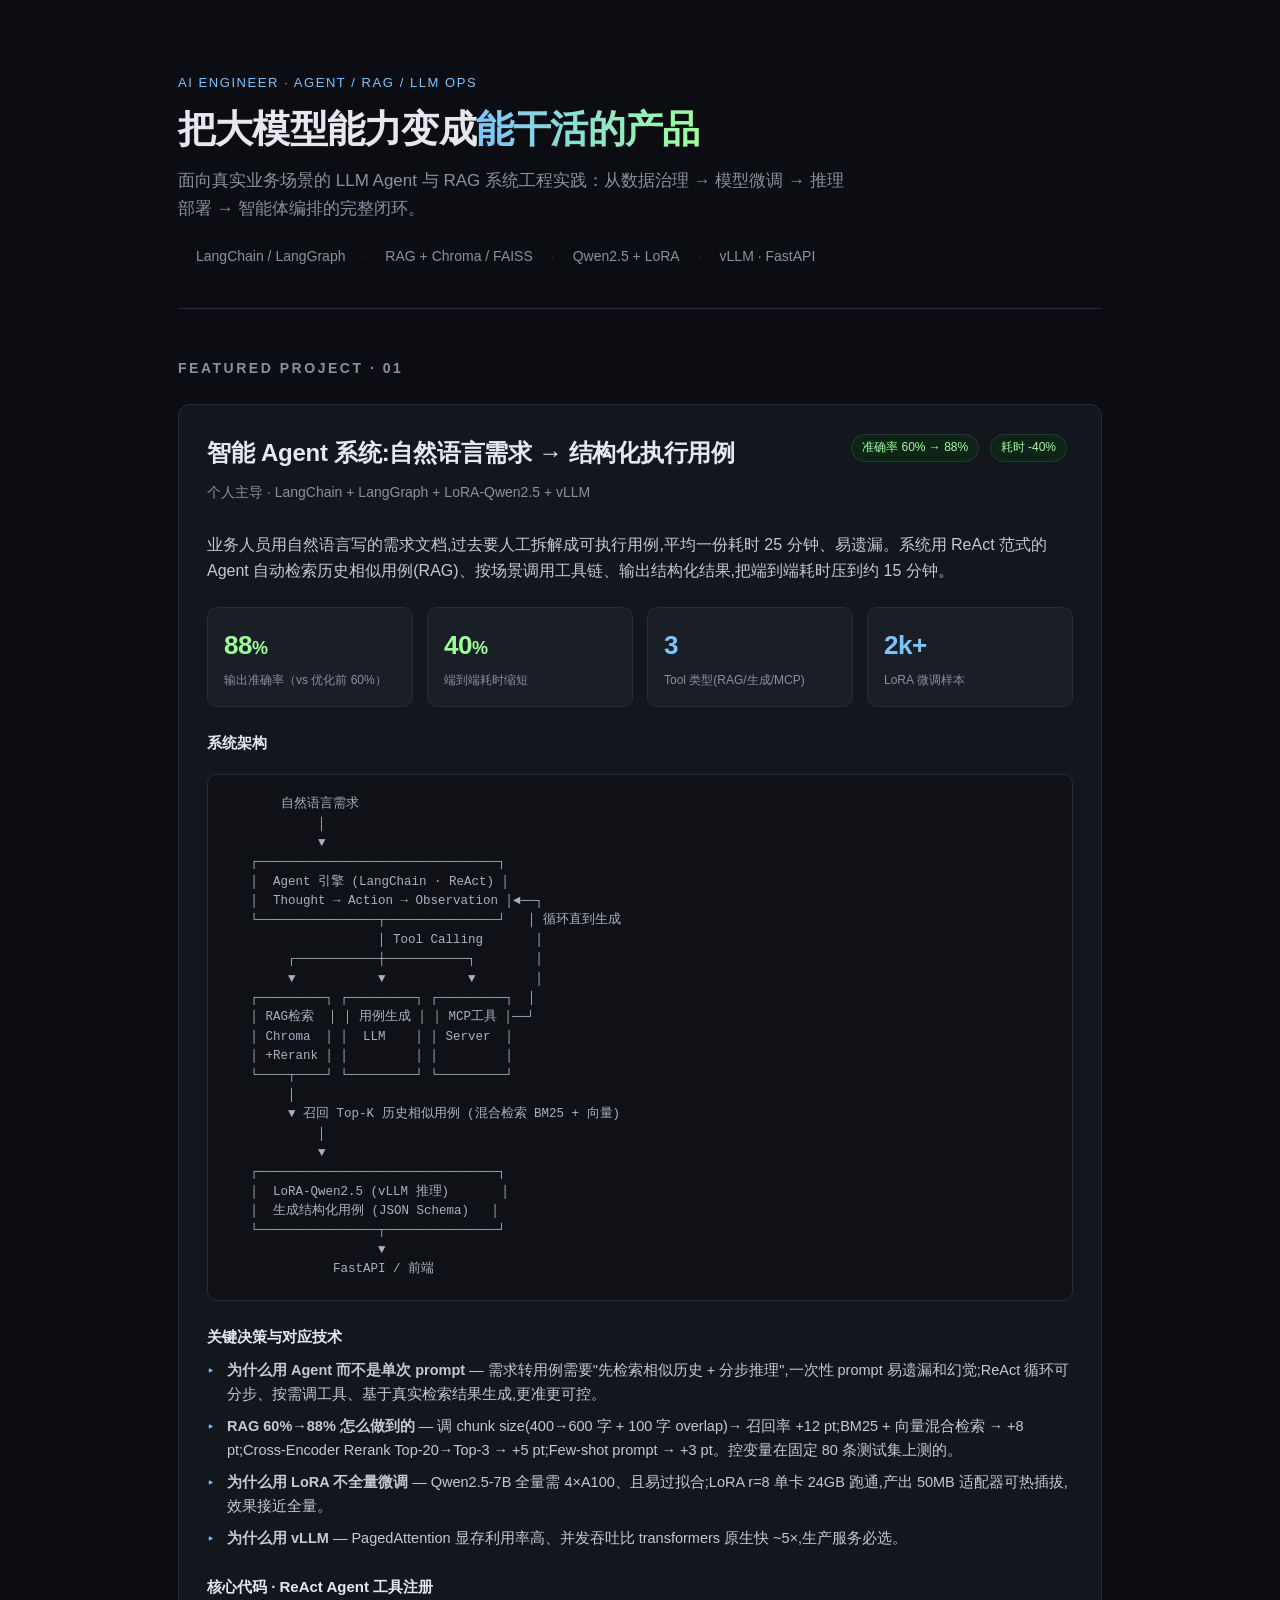
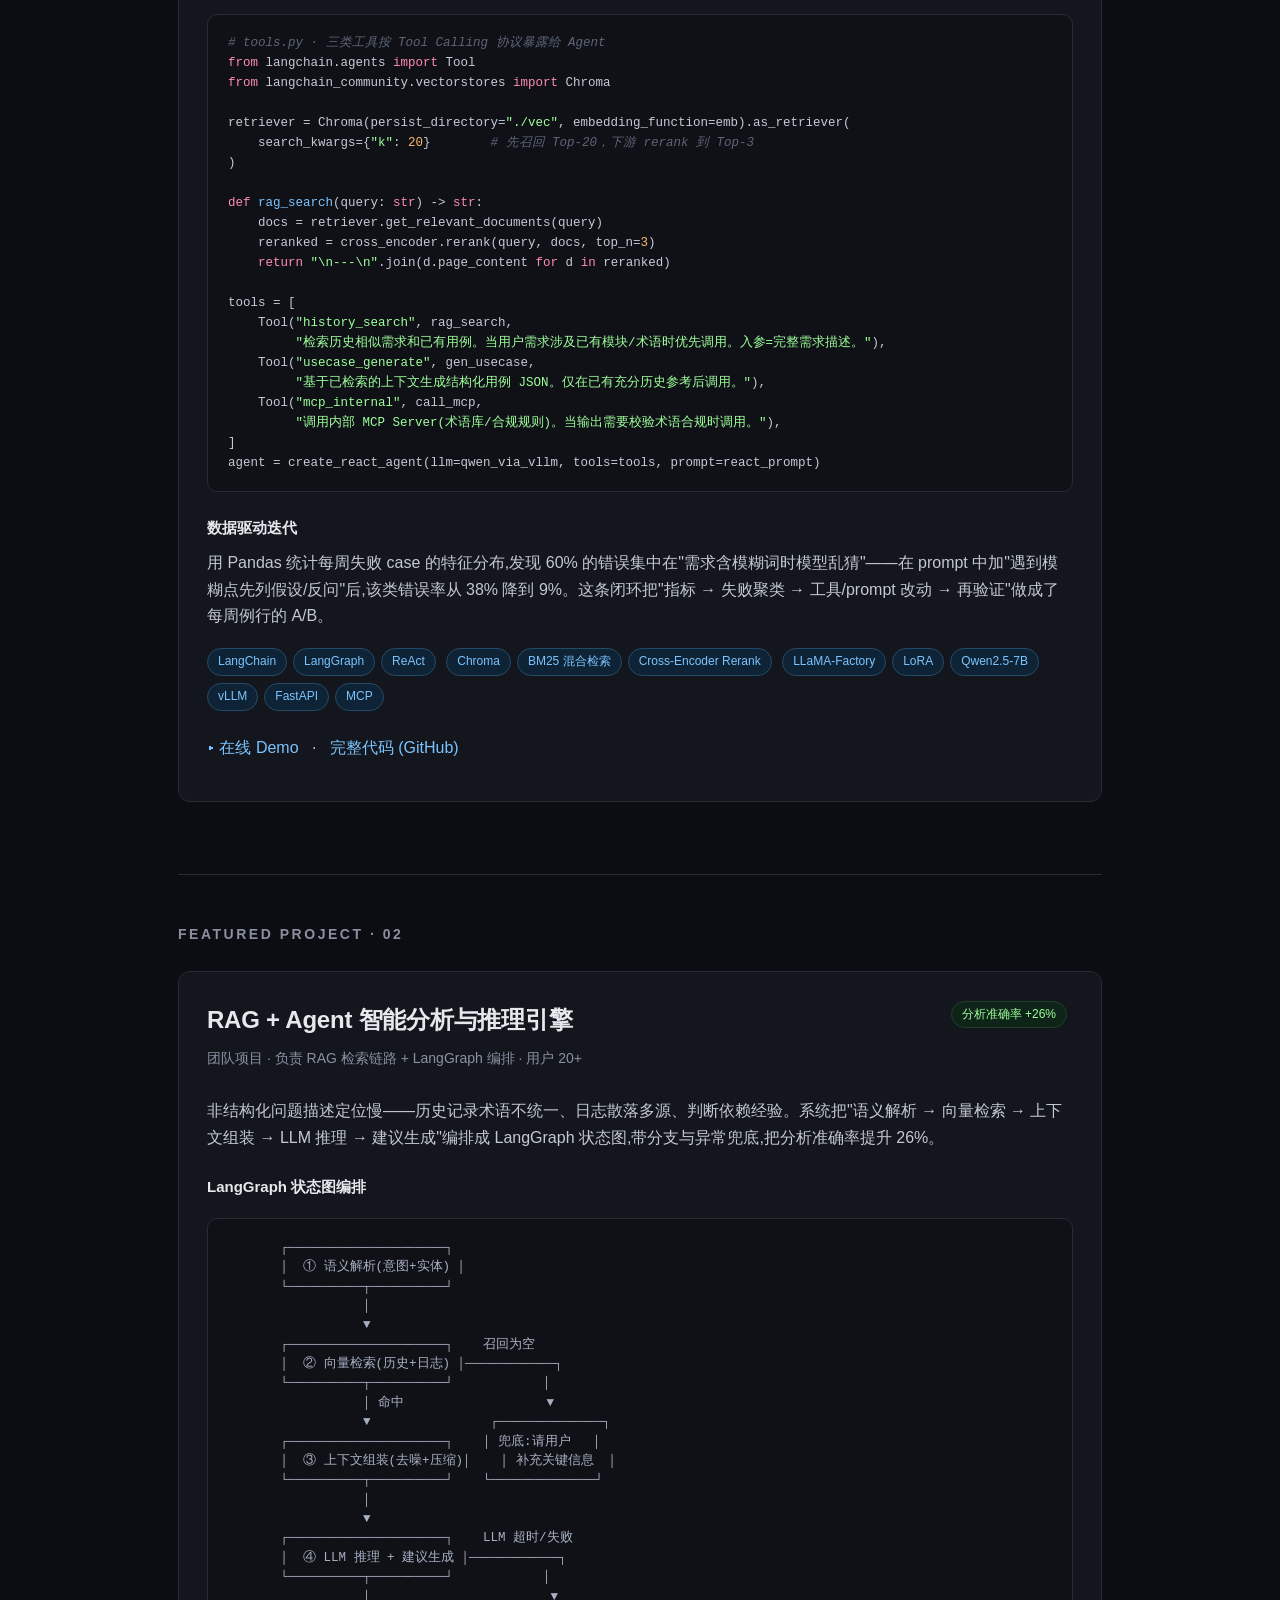
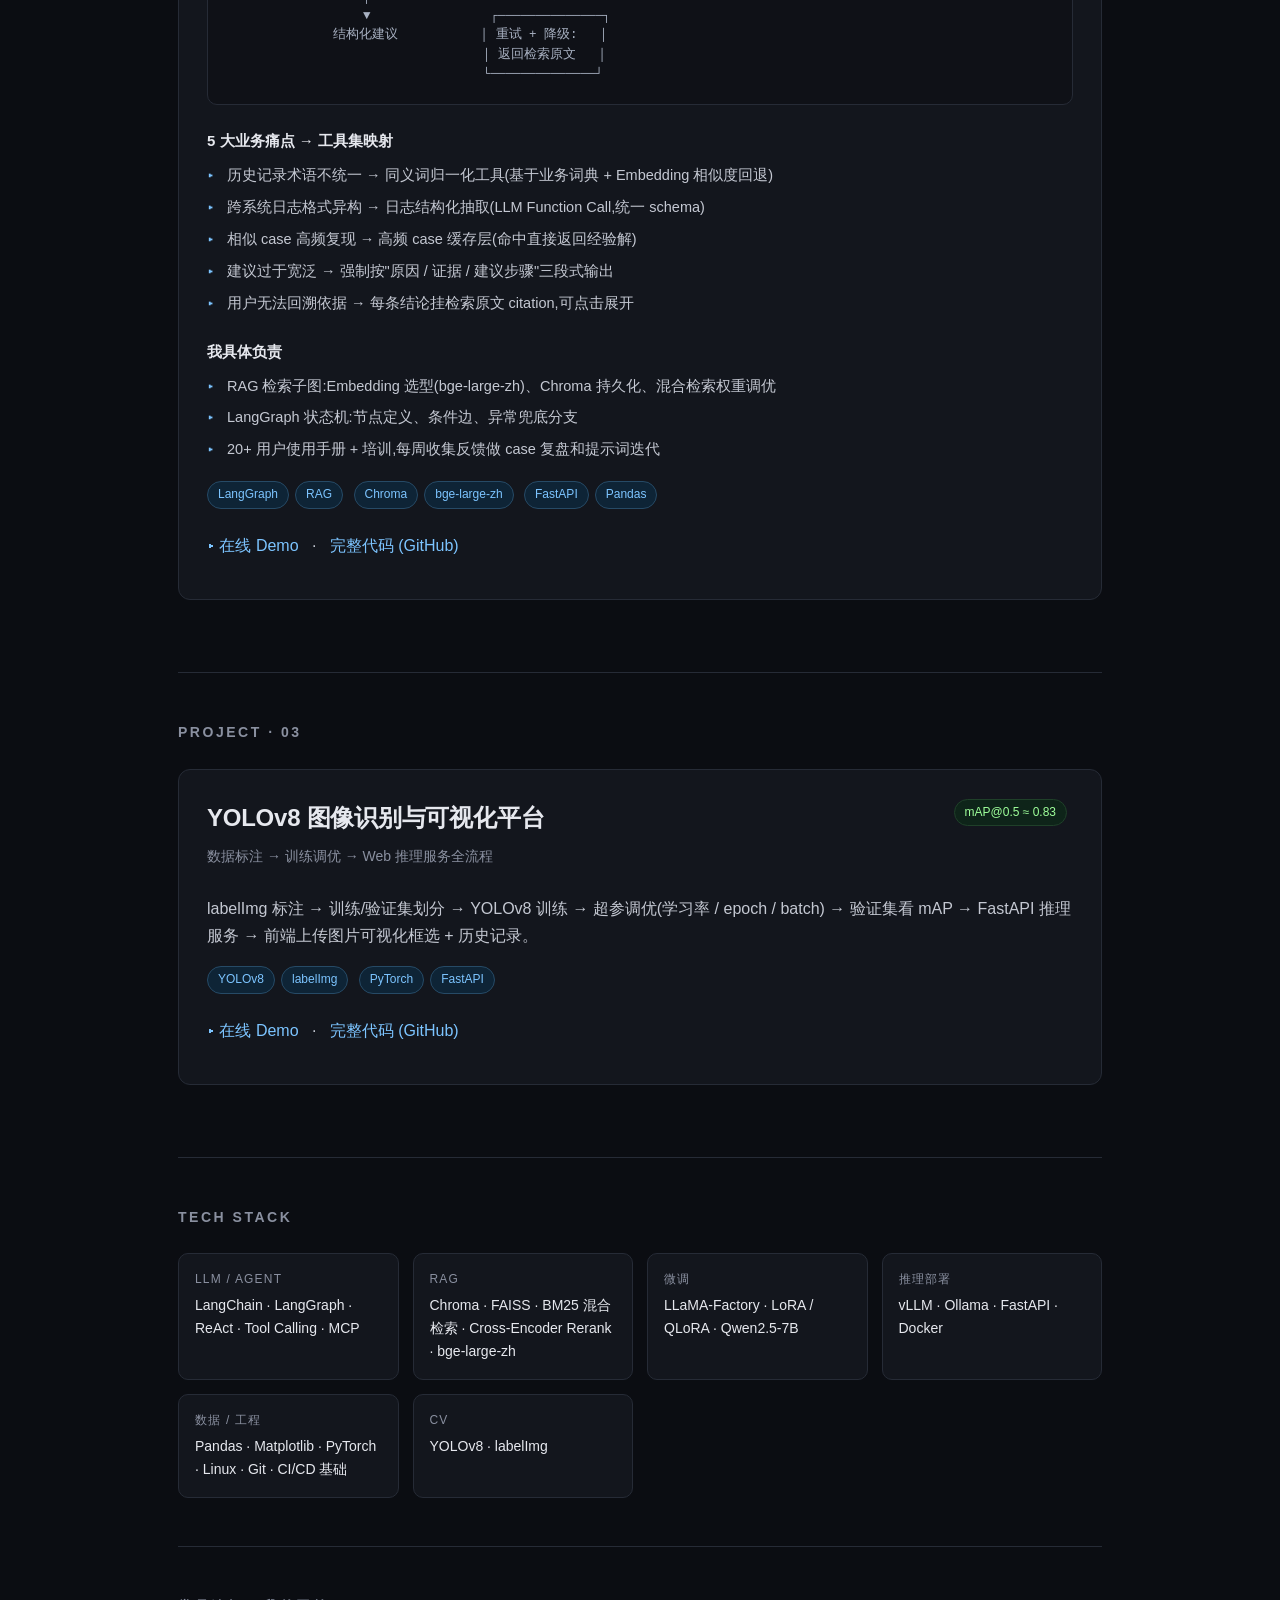
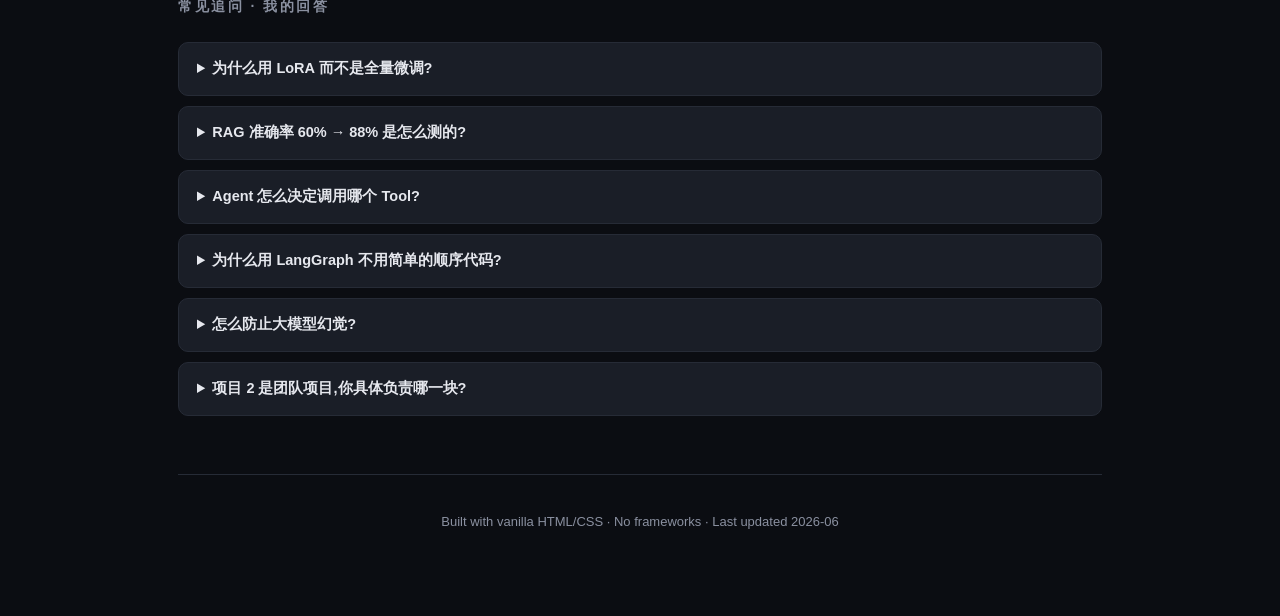
<file: index.html>
<!DOCTYPE html>
<html lang="zh-CN">
<head>
<meta charset="UTF-8">
<meta name="viewport" content="width=device-width, initial-scale=1.0">
<title>AI Agent 工程作品集 — LangChain · RAG · LoRA</title>
<style>
:root{
  --bg:#0b0d12; --panel:#13161d; --panel2:#1a1e27; --line:#262b36;
  --text:#e6e8ee; --mute:#8a90a0; --accent:#7cc4ff; --accent2:#9eff9a;
  --warn:#ffb86b; --code:#0f1117;
}
*{box-sizing:border-box;margin:0;padding:0}
html,body{background:var(--bg);color:var(--text);font-family:-apple-system,BlinkMacSystemFont,"SF Pro Text","PingFang SC","Helvetica Neue",sans-serif;line-height:1.65;-webkit-font-smoothing:antialiased}
a{color:var(--accent);text-decoration:none}
a:hover{text-decoration:underline}
.wrap{max-width:980px;margin:0 auto;padding:48px 28px}

/* Hero */
header{padding:24px 0 40px;border-bottom:1px solid var(--line)}
.eyebrow{color:var(--accent);font-size:13px;letter-spacing:.12em;text-transform:uppercase;margin-bottom:14px}
h1{font-size:38px;font-weight:700;letter-spacing:-.02em;line-height:1.2}
h1 .grad{background:linear-gradient(90deg,#7cc4ff,#9eff9a);-webkit-background-clip:text;background-clip:text;color:transparent}
.tag{color:var(--mute);font-size:17px;margin-top:14px;max-width:680px}
.meta{display:flex;flex-wrap:wrap;gap:18px;margin-top:22px;font-size:14px;color:var(--mute)}
.meta span::before{content:"·";margin-right:18px;color:var(--line)}
.meta span:first-child::before{content:""}

/* Sections */
section{padding:48px 0;border-bottom:1px solid var(--line)}
h2{font-size:14px;letter-spacing:.18em;text-transform:uppercase;color:var(--mute);margin-bottom:24px;font-weight:600}
h3{font-size:24px;font-weight:600;margin-bottom:8px;letter-spacing:-.01em}
h4{font-size:15px;font-weight:600;margin:24px 0 10px;color:var(--text)}
p{color:#c4c8d2;margin-bottom:12px}
.muted{color:var(--mute);font-size:14px}

/* Project card */
.card{background:var(--panel);border:1px solid var(--line);border-radius:12px;padding:28px;margin-bottom:24px}
.card .top{display:flex;justify-content:space-between;align-items:flex-start;flex-wrap:wrap;gap:12px;margin-bottom:8px}
.pill{display:inline-block;padding:3px 10px;border-radius:999px;font-size:12px;border:1px solid var(--line);color:var(--mute);margin-right:6px;margin-bottom:6px}
.pill.hot{color:var(--accent);border-color:#264a66;background:#0e2436}
.pill.win{color:var(--accent2);border-color:#1f4029;background:#0e2419}

/* Metrics */
.metrics{display:grid;grid-template-columns:repeat(auto-fit,minmax(160px,1fr));gap:14px;margin:22px 0}
.metric{background:var(--panel2);border:1px solid var(--line);border-radius:10px;padding:16px}
.metric .num{font-size:26px;font-weight:700;color:var(--accent2);letter-spacing:-.02em}
.metric .num.alt{color:var(--accent)}
.metric .lbl{font-size:12px;color:var(--mute);margin-top:4px}

/* Architecture diagram */
.diagram{background:var(--code);border:1px solid var(--line);border-radius:10px;padding:20px;margin:18px 0;overflow-x:auto}
.diagram pre{font-family:"SF Mono","Menlo",Consolas,monospace;font-size:12.5px;line-height:1.55;color:#a8b1c2;white-space:pre}

/* Code block */
pre.code{background:var(--code);border:1px solid var(--line);border-radius:10px;padding:18px 20px;overflow-x:auto;margin:14px 0;font-family:"SF Mono","Menlo",Consolas,monospace;font-size:12.5px;line-height:1.6;color:#c4cad6}
.code .kw{color:#ff8baf}
.code .str{color:#9eff9a}
.code .com{color:#5d6577;font-style:italic}
.code .fn{color:#7cc4ff}
.code .num2{color:#ffb86b}

/* Stack */
.stack{display:grid;grid-template-columns:repeat(auto-fit,minmax(220px,1fr));gap:14px}
.stack .item{background:var(--panel);border:1px solid var(--line);border-radius:10px;padding:16px}
.stack .item .k{font-size:12px;color:var(--mute);letter-spacing:.1em;text-transform:uppercase;margin-bottom:4px}
.stack .item .v{font-size:14px;color:var(--text)}

/* Bullet list with custom marker */
ul.lst{list-style:none;margin:8px 0 4px}
ul.lst li{padding-left:20px;position:relative;margin-bottom:8px;color:#c4c8d2;font-size:14.5px}
ul.lst li::before{content:"▸";position:absolute;left:0;color:var(--accent)}

/* Q&A */
details{background:var(--panel2);border:1px solid var(--line);border-radius:10px;padding:14px 18px;margin-bottom:10px}
details summary{cursor:pointer;font-weight:600;font-size:14.5px;color:var(--text);outline:none}
details[open] summary{margin-bottom:10px;color:var(--accent)}
details p{font-size:14px;color:#c4c8d2}

/* Footer */
footer{padding:36px 0;color:var(--mute);font-size:13px;text-align:center}

@media (max-width:640px){
  h1{font-size:30px}
  .wrap{padding:32px 18px}
  section{padding:36px 0}
}
</style>
</head>
<body>
<div class="wrap">

<header>
  <div class="eyebrow">AI Engineer · Agent / RAG / LLM Ops</div>
  <h1>把大模型能力变成<span class="grad">能干活的产品</span></h1>
  <p class="tag">面向真实业务场景的 LLM Agent 与 RAG 系统工程实践：从数据治理 → 模型微调 → 推理部署 → 智能体编排的完整闭环。</p>
  <div class="meta">
    <span>LangChain / LangGraph</span>
    <span>RAG + Chroma / FAISS</span>
    <span>Qwen2.5 + LoRA</span>
    <span>vLLM · FastAPI</span>
  </div>
</header>

<!-- ============== PROJECT 1 ============== -->
<section id="p1">
  <h2>Featured Project · 01</h2>
  <div class="card">
    <div class="top">
      <div>
        <h3>智能 Agent 系统:自然语言需求 → 结构化执行用例</h3>
        <p class="muted">个人主导 · LangChain + LangGraph + LoRA-Qwen2.5 + vLLM</p>
      </div>
      <div>
        <span class="pill win">准确率 60% → 88%</span>
        <span class="pill win">耗时 -40%</span>
      </div>
    </div>

    <p style="margin-top:16px">业务人员用自然语言写的需求文档,过去要人工拆解成可执行用例,平均一份耗时 25 分钟、易遗漏。系统用 ReAct 范式的 Agent 自动检索历史相似用例(RAG)、按场景调用工具链、输出结构化结果,把端到端耗时压到约 15 分钟。</p>

    <div class="metrics">
      <div class="metric"><div class="num">88<span style="font-size:18px">%</span></div><div class="lbl">输出准确率（vs 优化前 60%）</div></div>
      <div class="metric"><div class="num">40<span style="font-size:18px">%</span></div><div class="lbl">端到端耗时缩短</div></div>
      <div class="metric"><div class="num alt">3</div><div class="lbl">Tool 类型(RAG/生成/MCP)</div></div>
      <div class="metric"><div class="num alt">2k+</div><div class="lbl">LoRA 微调样本</div></div>
    </div>

    <h4>系统架构</h4>
    <div class="diagram"><pre>
       自然语言需求
            │
            ▼
   ┌────────────────────────────────┐
   │  Agent 引擎 (LangChain · ReAct) │
   │  Thought → Action → Observation │◄──┐
   └────────────────┬───────────────┘   │ 循环直到生成
                    │ Tool Calling       │
        ┌───────────┼───────────┐        │
        ▼           ▼           ▼        │
   ┌─────────┐ ┌─────────┐ ┌─────────┐  │
   │ RAG检索  │ │ 用例生成 │ │ MCP工具 │──┘
   │ Chroma  │ │  LLM    │ │ Server  │
   │ +Rerank │ │         │ │         │
   └────┬────┘ └─────────┘ └─────────┘
        │
        ▼ 召回 Top-K 历史相似用例 (混合检索 BM25 + 向量)
            │
            ▼
   ┌────────────────────────────────┐
   │  LoRA-Qwen2.5 (vLLM 推理)       │
   │  生成结构化用例 (JSON Schema)   │
   └────────────────┬───────────────┘
                    ▼
              FastAPI / 前端</pre></div>

    <h4>关键决策与对应技术</h4>
    <ul class="lst">
      <li><b>为什么用 Agent 而不是单次 prompt</b> — 需求转用例需要"先检索相似历史 + 分步推理",一次性 prompt 易遗漏和幻觉;ReAct 循环可分步、按需调工具、基于真实检索结果生成,更准更可控。</li>
      <li><b>RAG 60%→88% 怎么做到的</b> — 调 chunk size(400→600 字 + 100 字 overlap)→ 召回率 +12 pt;BM25 + 向量混合检索 → +8 pt;Cross-Encoder Rerank Top-20→Top-3 → +5 pt;Few-shot prompt → +3 pt。控变量在固定 80 条测试集上测的。</li>
      <li><b>为什么用 LoRA 不全量微调</b> — Qwen2.5-7B 全量需 4×A100、且易过拟合;LoRA r=8 单卡 24GB 跑通,产出 50MB 适配器可热插拔,效果接近全量。</li>
      <li><b>为什么用 vLLM</b> — PagedAttention 显存利用率高、并发吞吐比 transformers 原生快 ~5×,生产服务必选。</li>
    </ul>

    <h4>核心代码 · ReAct Agent 工具注册</h4>
<pre class="code"><span class="com"># tools.py · 三类工具按 Tool Calling 协议暴露给 Agent</span>
<span class="kw">from</span> langchain.agents <span class="kw">import</span> Tool
<span class="kw">from</span> langchain_community.vectorstores <span class="kw">import</span> Chroma

retriever = Chroma(persist_directory=<span class="str">"./vec"</span>, embedding_function=emb).as_retriever(
    search_kwargs={<span class="str">"k"</span>: <span class="num2">20</span>}        <span class="com"># 先召回 Top-20，下游 rerank 到 Top-3</span>
)

<span class="kw">def</span> <span class="fn">rag_search</span>(query: <span class="kw">str</span>) -> <span class="kw">str</span>:
    docs = retriever.get_relevant_documents(query)
    reranked = cross_encoder.rerank(query, docs, top_n=<span class="num2">3</span>)
    <span class="kw">return</span> <span class="str">"\n---\n"</span>.join(d.page_content <span class="kw">for</span> d <span class="kw">in</span> reranked)

tools = [
    Tool(<span class="str">"history_search"</span>, rag_search,
         <span class="str">"检索历史相似需求和已有用例。当用户需求涉及已有模块/术语时优先调用。入参=完整需求描述。"</span>),
    Tool(<span class="str">"usecase_generate"</span>, gen_usecase,
         <span class="str">"基于已检索的上下文生成结构化用例 JSON。仅在已有充分历史参考后调用。"</span>),
    Tool(<span class="str">"mcp_internal"</span>, call_mcp,
         <span class="str">"调用内部 MCP Server(术语库/合规规则)。当输出需要校验术语合规时调用。"</span>),
]
agent = create_react_agent(llm=qwen_via_vllm, tools=tools, prompt=react_prompt)</pre>

    <h4>数据驱动迭代</h4>
    <p>用 Pandas 统计每周失败 case 的特征分布,发现 60% 的错误集中在"需求含模糊词时模型乱猜"——在 prompt 中加"遇到模糊点先列假设/反问"后,该类错误率从 38% 降到 9%。这条闭环把"指标 → 失败聚类 → 工具/prompt 改动 → 再验证"做成了每周例行的 A/B。</p>

    <div style="margin-top:18px">
      <span class="pill hot">LangChain</span><span class="pill hot">LangGraph</span><span class="pill hot">ReAct</span>
      <span class="pill hot">Chroma</span><span class="pill hot">BM25 混合检索</span><span class="pill hot">Cross-Encoder Rerank</span>
      <span class="pill hot">LLaMA-Factory</span><span class="pill hot">LoRA</span><span class="pill hot">Qwen2.5-7B</span>
      <span class="pill hot">vLLM</span><span class="pill hot">FastAPI</span><span class="pill hot">MCP</span>
    </div>
    <p style="margin-top:18px">
      <a href="./projects/01-agent-rag-usecase/web/" target="_blank">▸ 在线 Demo</a>
      &nbsp;&nbsp;·&nbsp;&nbsp;
      <a href="https://github.com/R-kvein/-portfolio/tree/main/projects/01-agent-rag-usecase" target="_blank">完整代码 (GitHub)</a>
    </p>
  </div>
</section>

<!-- ============== PROJECT 2 ============== -->
<section id="p2">
  <h2>Featured Project · 02</h2>
  <div class="card">
    <div class="top">
      <div>
        <h3>RAG + Agent 智能分析与推理引擎</h3>
        <p class="muted">团队项目 · 负责 RAG 检索链路 + LangGraph 编排 · 用户 20+</p>
      </div>
      <div><span class="pill win">分析准确率 +26%</span></div>
    </div>

    <p style="margin-top:16px">非结构化问题描述定位慢——历史记录术语不统一、日志散落多源、判断依赖经验。系统把"语义解析 → 向量检索 → 上下文组装 → LLM 推理 → 建议生成"编排成 LangGraph 状态图,带分支与异常兜底,把分析准确率提升 26%。</p>

    <h4>LangGraph 状态图编排</h4>
    <div class="diagram"><pre>
       ┌─────────────────────┐
       │  ① 语义解析(意图+实体) │
       └──────────┬──────────┘
                  │
                  ▼
       ┌─────────────────────┐    召回为空
       │  ② 向量检索(历史+日志) │────────────┐
       └──────────┬──────────┘            │
                  │ 命中                   ▼
                  ▼                ┌──────────────┐
       ┌─────────────────────┐    │ 兜底:请用户   │
       │  ③ 上下文组装(去噪+压缩)│    │ 补充关键信息  │
       └──────────┬──────────┘    └──────────────┘
                  │
                  ▼
       ┌─────────────────────┐    LLM 超时/失败
       │  ④ LLM 推理 + 建议生成 │────────────┐
       └──────────┬──────────┘            │
                  │                        ▼
                  ▼                ┌──────────────┐
              结构化建议           │ 重试 + 降级:   │
                                  │ 返回检索原文   │
                                  └──────────────┘</pre></div>

    <h4>5 大业务痛点 → 工具集映射</h4>
    <ul class="lst">
      <li>历史记录术语不统一 → 同义词归一化工具(基于业务词典 + Embedding 相似度回退)</li>
      <li>跨系统日志格式异构 → 日志结构化抽取(LLM Function Call,统一 schema)</li>
      <li>相似 case 高频复现 → 高频 case 缓存层(命中直接返回经验解)</li>
      <li>建议过于宽泛 → 强制按"原因 / 证据 / 建议步骤"三段式输出</li>
      <li>用户无法回溯依据 → 每条结论挂检索原文 citation,可点击展开</li>
    </ul>

    <h4>我具体负责</h4>
    <ul class="lst">
      <li>RAG 检索子图:Embedding 选型(bge-large-zh)、Chroma 持久化、混合检索权重调优</li>
      <li>LangGraph 状态机:节点定义、条件边、异常兜底分支</li>
      <li>20+ 用户使用手册 + 培训,每周收集反馈做 case 复盘和提示词迭代</li>
    </ul>

    <div style="margin-top:18px">
      <span class="pill hot">LangGraph</span><span class="pill hot">RAG</span>
      <span class="pill hot">Chroma</span><span class="pill hot">bge-large-zh</span>
      <span class="pill hot">FastAPI</span><span class="pill hot">Pandas</span>
    </div>
    <p style="margin-top:18px">
      <a href="./projects/02-rag-agent-analysis/web/" target="_blank">▸ 在线 Demo</a>
      &nbsp;&nbsp;·&nbsp;&nbsp;
      <a href="https://github.com/R-kvein/-portfolio/tree/main/projects/02-rag-agent-analysis" target="_blank">完整代码 (GitHub)</a>
    </p>
  </div>
</section>

<!-- ============== PROJECT 3 ============== -->
<section id="p3">
  <h2>Project · 03</h2>
  <div class="card">
    <div class="top">
      <div>
        <h3>YOLOv8 图像识别与可视化平台</h3>
        <p class="muted">数据标注 → 训练调优 → Web 推理服务全流程</p>
      </div>
      <div><span class="pill win">mAP@0.5 ≈ 0.83</span></div>
    </div>
    <p style="margin-top:16px">labelImg 标注 → 训练/验证集划分 → YOLOv8 训练 → 超参调优(学习率 / epoch / batch) → 验证集看 mAP → FastAPI 推理服务 → 前端上传图片可视化框选 + 历史记录。</p>
    <div style="margin-top:16px">
      <span class="pill hot">YOLOv8</span><span class="pill hot">labelImg</span>
      <span class="pill hot">PyTorch</span><span class="pill hot">FastAPI</span>
    </div>
    <p style="margin-top:18px">
      <a href="./projects/03-yolov8-vision/web/" target="_blank">▸ 在线 Demo</a>
      &nbsp;&nbsp;·&nbsp;&nbsp;
      <a href="https://github.com/R-kvein/-portfolio/tree/main/projects/03-yolov8-vision" target="_blank">完整代码 (GitHub)</a>
    </p>
  </div>
</section>

<!-- ============== STACK ============== -->
<section>
  <h2>Tech Stack</h2>
  <div class="stack">
    <div class="item"><div class="k">LLM / Agent</div><div class="v">LangChain · LangGraph · ReAct · Tool Calling · MCP</div></div>
    <div class="item"><div class="k">RAG</div><div class="v">Chroma · FAISS · BM25 混合检索 · Cross-Encoder Rerank · bge-large-zh</div></div>
    <div class="item"><div class="k">微调</div><div class="v">LLaMA-Factory · LoRA / QLoRA · Qwen2.5-7B</div></div>
    <div class="item"><div class="k">推理部署</div><div class="v">vLLM · Ollama · FastAPI · Docker</div></div>
    <div class="item"><div class="k">数据 / 工程</div><div class="v">Pandas · Matplotlib · PyTorch · Linux · Git · CI/CD 基础</div></div>
    <div class="item"><div class="k">CV</div><div class="v">YOLOv8 · labelImg</div></div>
  </div>
</section>

<!-- ============== Q&A 自检 ============== -->
<section>
  <h2>常见追问 · 我的回答</h2>

  <details>
    <summary>为什么用 LoRA 而不是全量微调?</summary>
    <p>全量微调 Qwen2.5-7B 需要 4×A100,显存和成本极高、还容易过拟合和灾难性遗忘。LoRA 只训练外挂的两个低秩矩阵(我用 r=8、α=16),24GB 单卡就能跑,产出适配器约 50MB、可热插拔。在我们这种领域单一、样本量两千多条的场景下,LoRA 效果接近全量,性价比明显更高。</p>
  </details>

  <details>
    <summary>RAG 准确率 60% → 88% 是怎么测的?</summary>
    <p>固定一个 80 条的测试集(真实需求-标准用例配对),优化前跑一遍记录"完全匹配 / 部分匹配 / 错误"三档,优化后同一测试集再跑。88% 指"完全匹配 + 可接受的部分匹配"之和。控制变量保证可比——只动检索/Prompt,不动测试集。</p>
  </details>

  <details>
    <summary>Agent 怎么决定调用哪个 Tool?</summary>
    <p>LangChain 把每个工具的 name + description 拼到 ReAct prompt 里,模型在 Thought 阶段根据当前任务自己选。所以"工具描述写得好不好"直接影响选对率——这也是我后期重点优化的地方:每个工具描述里写明"适用场景"和"不适用场景",并给一两个 few-shot 触发例。</p>
  </details>

  <details>
    <summary>为什么用 LangGraph 不用简单的顺序代码?</summary>
    <p>项目 2 的流程有分支和异常路径(检索为空走兜底、LLM 超时走降级),用 if-else 会很快变成"if 嵌套地狱"。LangGraph 的状态图把节点和条件边显式声明,可观测性强,加新分支只改图、不动主流程。代码可维护性高一个量级。</p>
  </details>

  <details>
    <summary>怎么防止大模型幻觉?</summary>
    <p>四层:① RAG 提供真实依据,prompt 里强制"仅基于检索内容回答";② 低 temperature(0.2);③ 结构化输出 + JSON Schema 校验,不合规自动重试;④ 对关键结论挂 citation 原文,人可回溯。</p>
  </details>

  <details>
    <summary>项目 2 是团队项目,你具体负责哪一块?</summary>
    <p>我负责 RAG 检索链路(Embedding 选型、Chroma 持久化、混合检索调权)和 LangGraph 状态机的节点/兜底分支设计;另外做了 20+ 用户的使用手册和培训,每周收集反馈做 case 复盘。LLM 微调和前端是另一位同学主导,我了解他们的工作但不会硬讲细节。</p>
  </details>
</section>

<footer>
  Built with vanilla HTML/CSS · No frameworks · Last updated 2026-06
</footer>

</div>
</body>
</html>
</file>
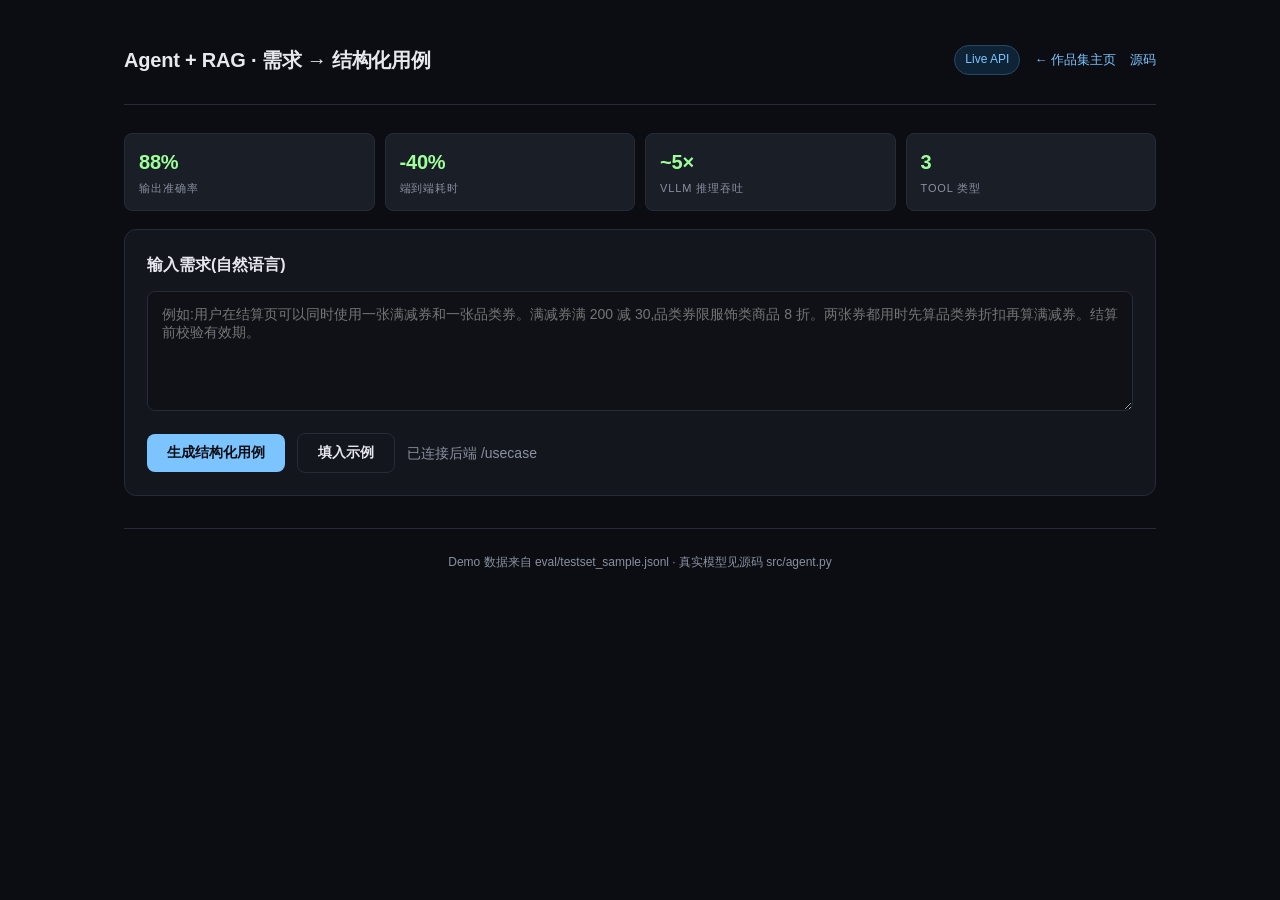
<file: projects/01-agent-rag-usecase/web/index.html>
<!DOCTYPE html>
<html lang="zh-CN">
<head>
<meta charset="UTF-8">
<meta name="viewport" content="width=device-width, initial-scale=1.0">
<title>Agent + RAG · 需求 → 结构化用例</title>
<link rel="stylesheet" href="../../shared.css">
</head>
<body>
<div class="wrap">

<div class="topbar">
  <h1>Agent + RAG · 需求 → 结构化用例</h1>
  <div class="right">
    <span class="demo-badge" id="modeBadge">Demo Mode</span>
    <a href="../../../">← 作品集主页</a>
    <a href="https://github.com/R-kvein/-portfolio/tree/main/projects/01-agent-rag-usecase" target="_blank">源码</a>
  </div>
</div>

<div class="metric-row">
  <div class="metric"><div class="n">88%</div><div class="l">输出准确率</div></div>
  <div class="metric"><div class="n">-40%</div><div class="l">端到端耗时</div></div>
  <div class="metric"><div class="n">~5×</div><div class="l">vLLM 推理吞吐</div></div>
  <div class="metric"><div class="n">3</div><div class="l">Tool 类型</div></div>
</div>

<div class="panel">
  <h3>输入需求(自然语言)</h3>
  <textarea id="req" placeholder="例如:用户在结算页可以同时使用一张满减券和一张品类券。满减券满 200 减 30,品类券限服饰类商品 8 折。两张券都用时先算品类券折扣再算满减券。结算前校验有效期。"></textarea>
  <div class="row">
    <button class="btn" id="genBtn">生成结构化用例</button>
    <button class="btn ghost" id="exampleBtn">填入示例</button>
    <span class="muted" id="modeHint">未连后端,使用 Mock 数据演示 ReAct 流程</span>
  </div>
</div>

<div class="panel" id="resultPanel" style="display:none">
  <h2>ReAct 推理过程</h2>
  <div id="steps"></div>

  <h2 style="margin-top:24px">最终结构化用例</h2>
  <pre class="code" id="output"></pre>

  <div style="margin-top:16px">
    <span class="pill ok" id="latencyPill"></span>
    <span class="pill" id="iterPill"></span>
    <span class="pill ok">JSON Schema 校验通过</span>
  </div>
</div>

<footer>
  Demo 数据来自 eval/testset_sample.jsonl · 真实模型见源码 src/agent.py
</footer>
</div>

<script>
const API = window.location.origin.includes("github.io") ? null : "/usecase";  // GitHub Pages 强制 Mock

const EXAMPLE = `用户在结算页可以同时使用一张满减券和一张品类券。满减券满 200 减 30,品类券限服饰类商品 8 折。如果两张券都用了,先算品类券折扣再算满减券。结算时校验券是否过期,过期的提示用户更换。`;

const MOCK_TRACE = {
  steps: [
    {
      action: "history_search",
      input: "用户在结算页可以同时使用一张满减券和一张品类券…",
      observation: "[score=0.92] 结算页优惠券核销规则:用户可叠加 1 张满减券与 1 张品类券\n[score=0.81] 优惠券有效期校验:进入结算页时统一校验,过期则置灰...\n[score=0.74] 折扣计算顺序:品类券先作用于品类内商品,满减券作用于折后总价..."
    },
    {
      action: "usecase_generate",
      input: '{"requirement":"...","context":"[score=0.92] 结算页优惠券核销规则..."}',
      observation: `{
  "title": "结算页双券叠加核销",
  "actor": "已登录消费者",
  "preconditions": [
    "购物车含至少 1 件商品",
    "用户名下有未过期的满减券和品类券"
  ],
  "steps": [
    "用户进入结算页并勾选两张优惠券",
    "系统按服饰类品类券先打 8 折",
    "系统在折后金额上判定是否满足满减券 200 门槛",
    "满足则扣减 30 元,否则提示满减券不可用",
    "校验两张券有效期,过期者弹窗提示更换"
  ],
  "expected_result": "应付金额 = 商品折后总价 - 满减额,订单备注挂两张券号"
}`
    },
    {
      action: "mcp_internal",
      input: "结算页双券叠加核销...",
      observation: "COMPLIANCE_OK"
    }
  ],
  usecase: `{
  "title": "结算页双券叠加核销",
  "actor": "已登录消费者",
  "preconditions": [
    "购物车含至少 1 件商品",
    "用户名下有未过期的满减券和品类券"
  ],
  "steps": [
    "用户进入结算页并勾选两张优惠券",
    "系统按服饰类品类券先打 8 折",
    "系统在折后金额上判定是否满足满减券 200 门槛",
    "满足则扣减 30 元,否则提示满减券不可用",
    "校验两张券有效期,过期者弹窗提示更换"
  ],
  "expected_result": "应付金额 = 商品折后总价 - 满减额,订单备注挂两张券号"
}`
};

document.getElementById("exampleBtn").onclick = () => {
  document.getElementById("req").value = EXAMPLE;
};

document.getElementById("genBtn").onclick = async () => {
  const req = document.getElementById("req").value.trim();
  if (!req) { alert("请输入需求"); return; }
  const btn = document.getElementById("genBtn");
  btn.disabled = true;
  btn.innerHTML = '<span class="spinner"></span> 生成中...';
  const t0 = performance.now();

  let result;
  try {
    if (API) {
      const resp = await fetch(API, {method: "POST", headers: {"Content-Type": "application/json"}, body: JSON.stringify({requirement: req})});
      result = await resp.json();
    } else {
      await new Promise(r => setTimeout(r, 1200));  // 模拟思考延迟
      result = MOCK_TRACE;
    }
  } catch (e) {
    alert("调用失败: " + e.message + "\n切换到 Mock 数据");
    result = MOCK_TRACE;
  }

  const latency = ((performance.now() - t0) / 1000).toFixed(1);
  renderResult(result, latency);
  btn.disabled = false;
  btn.textContent = "生成结构化用例";
};

function renderResult(r, latency) {
  document.getElementById("resultPanel").style.display = "block";
  const stepsBox = document.getElementById("steps");
  stepsBox.innerHTML = "";
  (r.steps || []).forEach((s, i) => {
    const div = document.createElement("div");
    div.className = "step";
    div.innerHTML = `
      <div class="head">
        <span><span class="tool">Action ${i+1}: ${s.action}</span></span>
        <span class="muted">${typeof s.input === 'string' ? (s.input.length > 40 ? s.input.slice(0,40)+'…' : s.input) : JSON.stringify(s.input).slice(0,40)+'…'}</span>
      </div>
      <pre class="obs" style="margin:0;padding:8px 10px;background:var(--code);border-radius:6px;white-space:pre-wrap">${escapeHtml(s.observation)}</pre>
    `;
    stepsBox.appendChild(div);
  });

  let uc = r.usecase;
  try { uc = JSON.stringify(JSON.parse(uc), null, 2); } catch(_) {}
  document.getElementById("output").textContent = uc;

  document.getElementById("latencyPill").textContent = `延迟 ${latency}s`;
  document.getElementById("iterPill").textContent = `ReAct ${(r.steps||[]).length} 步`;
}

function escapeHtml(s){return String(s).replace(/[<>&]/g,c=>({'<':'&lt;','>':'&gt;','&':'&amp;'}[c]))}

// 模式判定
if (API) document.getElementById("modeBadge").textContent = "Live API", document.getElementById("modeBadge").className = "demo-badge live",
         document.getElementById("modeHint").textContent = "已连接后端 " + API;
</script>
</body>
</html>
</file>
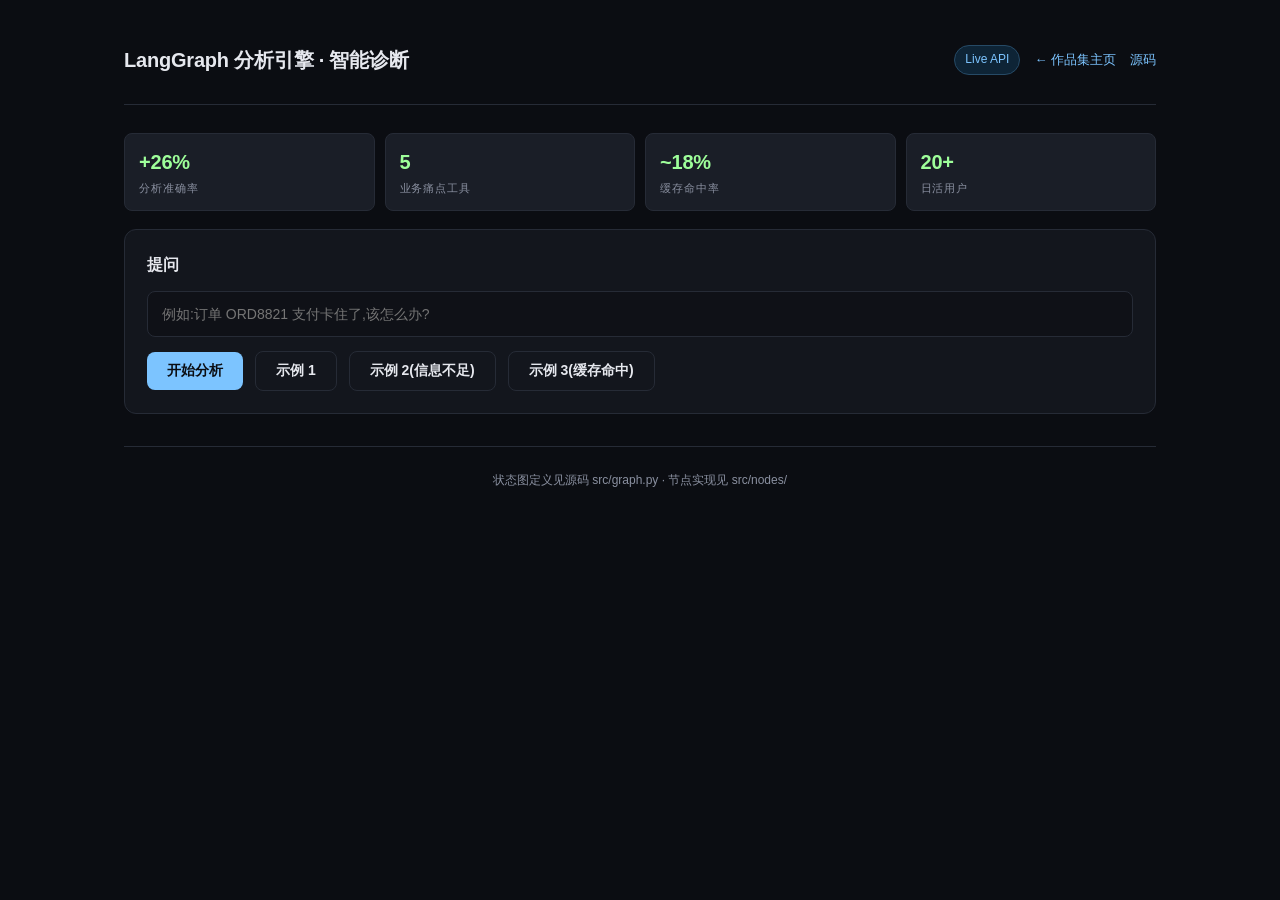
<file: projects/02-rag-agent-analysis/web/index.html>
<!DOCTYPE html>
<html lang="zh-CN">
<head>
<meta charset="UTF-8">
<meta name="viewport" content="width=device-width, initial-scale=1.0">
<title>LangGraph 分析引擎 · 智能诊断</title>
<link rel="stylesheet" href="../../shared.css">
<style>
  .graph-trace{display:flex;flex-wrap:wrap;gap:10px;margin:12px 0}
  .node{padding:8px 14px;border-radius:6px;font-size:13px;border:1px solid var(--line);background:var(--panel2);color:var(--mute)}
  .node.active{border-color:var(--accent);background:#0e2436;color:var(--accent)}
  .node.skipped{opacity:.35}
  .node.error{border-color:var(--danger);background:#241010;color:var(--danger)}
  .arrow{color:var(--mute);align-self:center}
  .ans-block{background:var(--panel2);border-left:3px solid var(--accent);padding:14px 18px;border-radius:6px;margin-bottom:10px}
  .ans-block .label{font-size:12px;color:var(--mute);letter-spacing:.1em;text-transform:uppercase;margin-bottom:6px}
  .evi{background:var(--code);border:1px solid var(--line);padding:8px 12px;border-radius:6px;margin:6px 0;font-size:13px;color:#c4cad6}
</style>
</head>
<body>
<div class="wrap">

<div class="topbar">
  <h1>LangGraph 分析引擎 · 智能诊断</h1>
  <div class="right">
    <span class="demo-badge" id="modeBadge">Demo Mode</span>
    <a href="../../../">← 作品集主页</a>
    <a href="https://github.com/R-kvein/-portfolio/tree/main/projects/02-rag-agent-analysis" target="_blank">源码</a>
  </div>
</div>

<div class="metric-row">
  <div class="metric"><div class="n">+26%</div><div class="l">分析准确率</div></div>
  <div class="metric"><div class="n">5</div><div class="l">业务痛点工具</div></div>
  <div class="metric"><div class="n">~18%</div><div class="l">缓存命中率</div></div>
  <div class="metric"><div class="n">20+</div><div class="l">日活用户</div></div>
</div>

<div class="panel">
  <h3>提问</h3>
  <input type="text" id="q" placeholder="例如:订单 ORD8821 支付卡住了,该怎么办?" />
  <div class="row">
    <button class="btn" id="askBtn">开始分析</button>
    <button class="btn ghost" data-q="订单 ORD8821 支付卡住了,该怎么办?">示例 1</button>
    <button class="btn ghost" data-q="订单卡住了">示例 2(信息不足)</button>
    <button class="btn ghost" data-q="user_id 991 的退款是怎么处理的?">示例 3(缓存命中)</button>
  </div>
</div>

<div class="panel" id="resultPanel" style="display:none">
  <h2>状态图执行轨迹</h2>
  <div class="graph-trace" id="trace"></div>

  <h2 style="margin-top:24px">分析结果</h2>
  <div id="answer"></div>
</div>

<footer>
  状态图定义见源码 src/graph.py · 节点实现见 src/nodes/
</footer>
</div>

<script>
const API = window.location.origin.includes("github.io") ? null : "/analyze";

document.querySelectorAll("[data-q]").forEach(b => b.onclick = () => {
  document.getElementById("q").value = b.dataset.q;
});

const SCENARIOS = {
  "ord8821": {
    trace: ["parse", "cache", "retrieve", "assemble", "reason", "format"],
    answer: {
      reason: "payment-service 调用支付通道超时 30 秒,触发 order-service 的回滚机制,订单被置为 PAY_FAIL 但未给用户明确提示。",
      evidence: [
        "[hist_002] [order-service] ERROR 调用 payment 超时 30s, 订单 ORD8821",
        "[hist_001] 历史 case:支付超时通常由 payment-gw 上游不稳定引起",
        "[hist_003] 经验记录:重启 payment-gw 后通常 5 分钟内恢复"
      ],
      suggestions: [
        "立即重试订单 ORD8821(状态机已就绪,可走 /retry-pay)",
        "联系 payment-gw 团队确认上游链路状态",
        "若 10 分钟内未恢复,触发降级:转移到备用通道 stripe-fallback"
      ],
      citations: ["hist_001", "hist_002", "hist_003"],
      degraded: false
    },
    intent: "diagnose"
  },
  "incomplete": {
    trace: ["parse", "cache", "retrieve", "ask_user"],
    answer: {
      reason: "需要补充以下信息才能定位:订单号、时间范围",
      evidence: [],
      suggestions: ["提供具体订单号(如 ORDxxxx)", "提供问题发生的时间窗口"],
      citations: [],
      degraded: true
    },
    intent: "diagnose"
  },
  "cached": {
    trace: ["parse", "cache_hit", "format"],
    answer: {
      reason: "(命中缓存)退款审核流程:金额 >= 1000 元需要客服二次审核,< 1000 元自动通过。审核通过后原路退回,48 小时未到账自动触发对账。",
      evidence: ["[cache] 已被询问过 12 次,平均建议解决耗时 < 2min"],
      suggestions: ["客户金额 850 元 < 1000 阈值,系统已自动通过,可在退款日志查询到账状态"],
      citations: ["cache_hit"],
      degraded: false
    },
    intent: "suggest"
  }
};

function pickScenario(q) {
  q = q.toLowerCase();
  if (q.includes("ord8821") || q.includes("支付卡住")) return SCENARIOS.ord8821;
  if (q.length < 12) return SCENARIOS.incomplete;
  if (q.includes("退款") || q.includes("user_id")) return SCENARIOS.cached;
  return SCENARIOS.ord8821;
}

document.getElementById("askBtn").onclick = async () => {
  const q = document.getElementById("q").value.trim();
  if (!q) { alert("请输入问题"); return; }
  const btn = document.getElementById("askBtn");
  btn.disabled = true; btn.innerHTML = '<span class="spinner"></span> 分析中...';

  let result;
  try {
    if (API) {
      const resp = await fetch(API, {method: "POST", headers: {"Content-Type": "application/json"}, body: JSON.stringify({question: q})});
      result = await resp.json();
      result = {trace: ["parse", "cache", "retrieve", "assemble", "reason", "format"], answer: result.answer, intent: result.intent};
    } else {
      await new Promise(r => setTimeout(r, 1500));
      result = pickScenario(q);
    }
  } catch(e) {
    result = pickScenario(q);
  }

  renderTrace(result.trace);
  renderAnswer(result.answer, result.intent);
  btn.disabled = false; btn.textContent = "开始分析";
};

const ALL_NODES = ["parse", "cache", "retrieve", "assemble", "reason", "format", "ask_user"];

function renderTrace(activeNodes) {
  const box = document.getElementById("trace");
  document.getElementById("resultPanel").style.display = "block";
  box.innerHTML = "";
  const showNodes = activeNodes.includes("cache_hit") ? ["parse","cache_hit","format"] : activeNodes;
  showNodes.forEach((n, i) => {
    const el = document.createElement("div");
    el.className = "node active";
    el.textContent = n === "cache_hit" ? "cache (命中)" : n;
    box.appendChild(el);
    if (i < showNodes.length - 1) {
      const a = document.createElement("span");
      a.className = "arrow"; a.textContent = "→";
      box.appendChild(a);
    }
  });
}

function renderAnswer(ans, intent) {
  const box = document.getElementById("answer");
  box.innerHTML = `
    <div style="margin-bottom:12px"><span class="pill ${ans.degraded?'warn':'ok'}">${ans.degraded?'降级路径':'正常路径'}</span><span class="pill">意图:${intent}</span></div>
    <div class="ans-block">
      <div class="label">原因</div>
      <div>${escapeHtml(ans.reason)}</div>
    </div>
    <div class="ans-block">
      <div class="label">证据 (citations: ${(ans.citations||[]).map(c=>`<span class="cite">${c}</span>`).join('')})</div>
      ${(ans.evidence||[]).map(e=>`<div class="evi">${escapeHtml(e)}</div>`).join('')}
    </div>
    <div class="ans-block">
      <div class="label">建议步骤</div>
      <ol style="padding-left:20px">${(ans.suggestions||[]).map(s=>`<li>${escapeHtml(s)}</li>`).join('')}</ol>
    </div>
  `;
}

function escapeHtml(s){return String(s).replace(/[<>&]/g,c=>({'<':'&lt;','>':'&gt;','&':'&amp;'}[c]))}

if (API) document.getElementById("modeBadge").textContent = "Live API", document.getElementById("modeBadge").className = "demo-badge live";
</script>
</body>
</html>
</file>
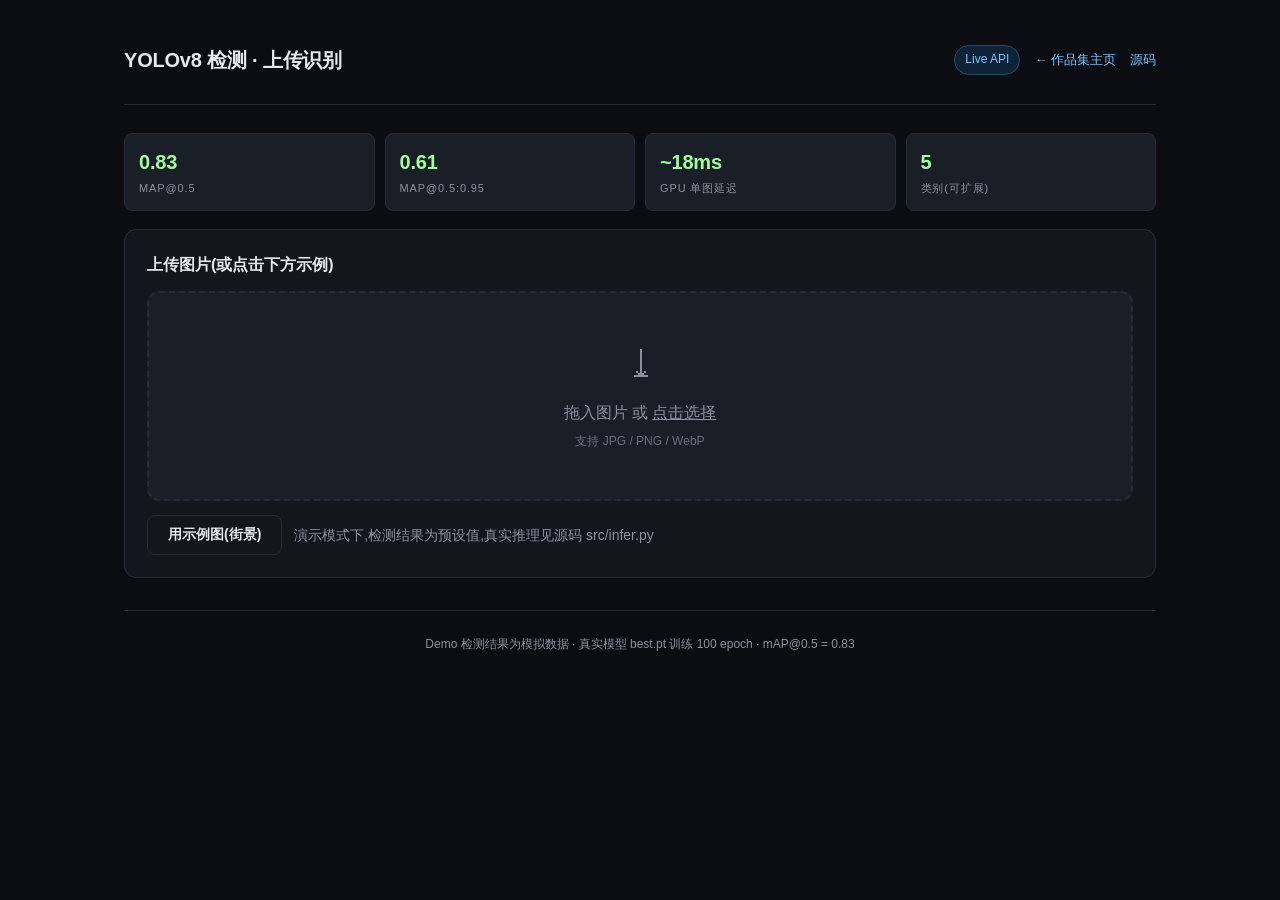
<file: projects/03-yolov8-vision/web/index.html>
<!DOCTYPE html>
<html lang="zh-CN">
<head>
<meta charset="UTF-8">
<meta name="viewport" content="width=device-width, initial-scale=1.0">
<title>YOLOv8 检测 · 上传识别</title>
<link rel="stylesheet" href="../../shared.css">
<style>
  .dropzone{
    border:2px dashed var(--line);border-radius:12px;padding:48px 24px;text-align:center;
    color:var(--mute);cursor:pointer;transition:all .15s;background:var(--panel2)
  }
  .dropzone:hover, .dropzone.over{border-color:var(--accent);background:#0e2436;color:var(--accent)}
  .canvas-wrap{position:relative;display:inline-block;max-width:100%;border:1px solid var(--line);border-radius:8px;overflow:hidden;background:var(--code)}
  .canvas-wrap canvas, .canvas-wrap img{max-width:100%;height:auto;display:block}
  .det-list{display:grid;grid-template-columns:repeat(auto-fit,minmax(220px,1fr));gap:10px;margin-top:14px}
  .det-card{background:var(--panel2);border:1px solid var(--line);border-radius:8px;padding:12px 14px}
  .det-card .name{color:var(--accent);font-weight:600;font-size:14px}
  .det-card .conf{color:var(--accent2);font-size:12px;margin-left:6px}
  .det-card .bbox{color:var(--mute);font-size:11.5px;font-family:"SF Mono",monospace;margin-top:4px}
</style>
</head>
<body>
<div class="wrap">

<div class="topbar">
  <h1>YOLOv8 检测 · 上传识别</h1>
  <div class="right">
    <span class="demo-badge" id="modeBadge">Demo Mode</span>
    <a href="../../../">← 作品集主页</a>
    <a href="https://github.com/R-kvein/-portfolio/tree/main/projects/03-yolov8-vision" target="_blank">源码</a>
  </div>
</div>

<div class="metric-row">
  <div class="metric"><div class="n">0.83</div><div class="l">mAP@0.5</div></div>
  <div class="metric"><div class="n">0.61</div><div class="l">mAP@0.5:0.95</div></div>
  <div class="metric"><div class="n">~18ms</div><div class="l">GPU 单图延迟</div></div>
  <div class="metric"><div class="n">5</div><div class="l">类别(可扩展)</div></div>
</div>

<div class="panel">
  <h3>上传图片(或点击下方示例)</h3>
  <div class="dropzone" id="dropzone">
    <div style="font-size:32px;margin-bottom:8px">⤓</div>
    <div>拖入图片 或 <u>点击选择</u></div>
    <div style="font-size:12px;margin-top:6px;opacity:.7">支持 JPG / PNG / WebP</div>
    <input type="file" id="fileInput" accept="image/*" style="display:none">
  </div>
  <div class="row">
    <button class="btn ghost" id="demoBtn">用示例图(街景)</button>
    <span class="muted">演示模式下,检测结果为预设值,真实推理见源码 src/infer.py</span>
  </div>
</div>

<div class="panel" id="resultPanel" style="display:none">
  <h2>检测结果</h2>
  <div style="text-align:center">
    <div class="canvas-wrap">
      <canvas id="canvas"></canvas>
    </div>
  </div>
  <div class="det-list" id="detList"></div>
  <div style="margin-top:14px">
    <span class="pill ok" id="latencyPill"></span>
    <span class="pill" id="countPill"></span>
  </div>
</div>

<footer>
  Demo 检测结果为模拟数据 · 真实模型 best.pt 训练 100 epoch · mAP@0.5 = 0.83
</footer>
</div>

<script>
const API = window.location.origin.includes("github.io") ? null : "/detect";

const MOCK_DETS = [
  {cls: 0, name: "person",  conf: 0.94, bbox: [120, 180, 280, 520]},
  {cls: 0, name: "person",  conf: 0.88, bbox: [340, 190, 480, 510]},
  {cls: 1, name: "car",     conf: 0.91, bbox: [560, 280, 820, 460]},
  {cls: 2, name: "bicycle", conf: 0.76, bbox: [240, 380, 360, 540]},
];

const COLORS = ["#7cc4ff","#9eff9a","#ffb86b","#ff8baf","#c891ff"];

const dz = document.getElementById("dropzone");
const fi = document.getElementById("fileInput");
dz.onclick = () => fi.click();
dz.ondragover = e => { e.preventDefault(); dz.classList.add("over"); };
dz.ondragleave = () => dz.classList.remove("over");
dz.ondrop = e => {
  e.preventDefault(); dz.classList.remove("over");
  if (e.dataTransfer.files[0]) handleFile(e.dataTransfer.files[0]);
};
fi.onchange = () => fi.files[0] && handleFile(fi.files[0]);

document.getElementById("demoBtn").onclick = () => {
  // 用 SVG 生成一张街景示意图作为示例
  const svg = makeDemoSvg();
  const blob = new Blob([svg], {type: "image/svg+xml"});
  const url = URL.createObjectURL(blob);
  const img = new Image();
  img.onload = () => { drawAndDetect(img, MOCK_DETS, 18); URL.revokeObjectURL(url); };
  img.src = url;
};

async function handleFile(file) {
  const url = URL.createObjectURL(file);
  const img = new Image();
  img.onload = async () => {
    const t0 = performance.now();
    let dets;
    if (API) {
      const fd = new FormData(); fd.append("file", file);
      try {
        const resp = await fetch(API, {method:"POST", body: fd});
        const data = await resp.json();
        dets = data.detections;
      } catch(e) { dets = MOCK_DETS; }
    } else {
      await new Promise(r => setTimeout(r, 600));
      dets = scaleMockToImage(MOCK_DETS, img.width, img.height);
    }
    const latency = (performance.now() - t0).toFixed(0);
    drawAndDetect(img, dets, latency);
    URL.revokeObjectURL(url);
  };
  img.src = url;
}

function scaleMockToImage(dets, w, h) {
  const refW = 960, refH = 720;
  return dets.map(d => ({
    ...d,
    bbox: [d.bbox[0]/refW*w, d.bbox[1]/refH*h, d.bbox[2]/refW*w, d.bbox[3]/refH*h].map(x => Math.round(x))
  }));
}

function drawAndDetect(img, dets, latencyMs) {
  document.getElementById("resultPanel").style.display = "block";
  const canvas = document.getElementById("canvas");
  const ctx = canvas.getContext("2d");
  canvas.width = img.width; canvas.height = img.height;
  ctx.drawImage(img, 0, 0);

  dets.forEach(d => {
    const color = COLORS[d.cls % COLORS.length];
    const [x1, y1, x2, y2] = d.bbox;
    ctx.strokeStyle = color; ctx.lineWidth = 3;
    ctx.strokeRect(x1, y1, x2-x1, y2-y1);
    const label = `${d.name} ${d.conf.toFixed(2)}`;
    ctx.font = "14px -apple-system,sans-serif";
    const tw = ctx.measureText(label).width + 10;
    ctx.fillStyle = color;
    ctx.fillRect(x1, y1-22, tw, 22);
    ctx.fillStyle = "#0b0d12";
    ctx.fillText(label, x1+5, y1-6);
  });

  const list = document.getElementById("detList");
  list.innerHTML = "";
  dets.forEach(d => {
    const card = document.createElement("div");
    card.className = "det-card";
    card.innerHTML = `
      <div><span class="name">${d.name}</span><span class="conf">conf ${d.conf.toFixed(3)}</span></div>
      <div class="bbox">bbox: [${d.bbox.map(x=>Math.round(x)).join(", ")}]</div>
    `;
    list.appendChild(card);
  });

  document.getElementById("latencyPill").textContent = `推理延迟 ${latencyMs}ms`;
  document.getElementById("countPill").textContent = `检测到 ${dets.length} 个对象`;
}

function makeDemoSvg() {
  return `<svg xmlns="http://www.w3.org/2000/svg" width="960" height="720" viewBox="0 0 960 720">
    <defs>
      <linearGradient id="sky" x1="0" y1="0" x2="0" y2="1">
        <stop offset="0" stop-color="#3b5478"/>
        <stop offset="1" stop-color="#7a96b8"/>
      </linearGradient>
    </defs>
    <rect width="960" height="720" fill="url(#sky)"/>
    <!-- 路面 -->
    <rect y="500" width="960" height="220" fill="#3a3a3a"/>
    <rect y="550" width="960" height="6" fill="#888"/>
    <!-- 建筑 -->
    <rect x="0"   y="200" width="200" height="320" fill="#5a6378"/>
    <rect x="200" y="160" width="180" height="360" fill="#6a7388"/>
    <rect x="400" y="220" width="160" height="300" fill="#5a6378"/>
    <rect x="600" y="180" width="200" height="340" fill="#6a7388"/>
    <rect x="800" y="240" width="160" height="280" fill="#5a6378"/>
    <!-- 窗户 -->
    ${Array.from({length: 40}).map((_,i) => {
      const x = 30 + (i%8)*110, y = 230 + Math.floor(i/8)*60;
      return `<rect x="${x}" y="${y}" width="40" height="30" fill="#ffd166" opacity=".6"/>`;
    }).join("")}
    <!-- 行人 -->
    <g transform="translate(120, 180)">
      <circle cx="80" cy="40" r="22" fill="#e8c4a0"/>
      <rect x="60" y="60" width="40" height="100" fill="#d65555" rx="4"/>
      <rect x="60" y="160" width="18" height="180" fill="#333"/>
      <rect x="82" y="160" width="18" height="180" fill="#333"/>
    </g>
    <g transform="translate(340, 190)">
      <circle cx="70" cy="40" r="20" fill="#e8c4a0"/>
      <rect x="50" y="58" width="40" height="100" fill="#4a8aa8" rx="4"/>
      <rect x="50" y="158" width="18" height="160" fill="#222"/>
      <rect x="72" y="158" width="18" height="160" fill="#222"/>
    </g>
    <!-- 汽车 -->
    <g transform="translate(560, 280)">
      <rect x="0" y="60" width="260" height="100" fill="#c33" rx="12"/>
      <rect x="40" y="20" width="180" height="60" fill="#a22" rx="8"/>
      <circle cx="60" cy="170" r="22" fill="#222"/>
      <circle cx="200" cy="170" r="22" fill="#222"/>
      <rect x="50" y="30" width="70" height="40" fill="#88a" opacity=".7"/>
      <rect x="140" y="30" width="70" height="40" fill="#88a" opacity=".7"/>
    </g>
    <!-- 自行车 -->
    <g transform="translate(240, 380)">
      <circle cx="30" cy="120" r="40" fill="none" stroke="#222" stroke-width="6"/>
      <circle cx="90" cy="120" r="40" fill="none" stroke="#222" stroke-width="6"/>
      <line x1="30" y1="120" x2="90" y2="120" stroke="#222" stroke-width="4"/>
      <line x1="60" y1="80" x2="60" y2="120" stroke="#222" stroke-width="4"/>
      <line x1="60" y1="80" x2="80" y2="65" stroke="#222" stroke-width="4"/>
    </g>
  </svg>`;
}

if (API) document.getElementById("modeBadge").textContent = "Live API", document.getElementById("modeBadge").className = "demo-badge live";
</script>
</body>
</html>
</file>
<file: projects/shared.css>
:root{
  --bg:#0b0d12; --panel:#13161d; --panel2:#1a1e27; --line:#262b36;
  --text:#e6e8ee; --mute:#8a90a0; --accent:#7cc4ff; --accent2:#9eff9a;
  --warn:#ffb86b; --code:#0f1117; --danger:#ff7a7a;
}
*{box-sizing:border-box;margin:0;padding:0}
html,body{background:var(--bg);color:var(--text);font-family:-apple-system,BlinkMacSystemFont,"SF Pro Text","PingFang SC","Helvetica Neue",sans-serif;line-height:1.6;-webkit-font-smoothing:antialiased}
a{color:var(--accent);text-decoration:none}
a:hover{text-decoration:underline}
.wrap{max-width:1080px;margin:0 auto;padding:32px 24px}
.topbar{display:flex;justify-content:space-between;align-items:center;padding:12px 0 28px;border-bottom:1px solid var(--line);margin-bottom:28px;flex-wrap:wrap;gap:12px}
.topbar h1{font-size:20px;font-weight:600;letter-spacing:-.01em}
.topbar .right{display:flex;gap:14px;align-items:center;font-size:13px}
.demo-badge{background:#0e2419;border:1px solid #1f4029;color:var(--accent2);padding:4px 10px;border-radius:999px;font-size:12px;font-weight:500}
.demo-badge.live{background:#0e2436;border-color:#264a66;color:var(--accent)}

.muted{color:var(--mute);font-size:14px}
h2{font-size:13px;letter-spacing:.16em;text-transform:uppercase;color:var(--mute);margin-bottom:14px;font-weight:600}

.panel{background:var(--panel);border:1px solid var(--line);border-radius:12px;padding:22px;margin-bottom:20px}
.panel h3{font-size:16px;margin-bottom:14px}

textarea, input[type=text]{
  width:100%;background:var(--code);border:1px solid var(--line);border-radius:8px;color:var(--text);
  font-family:inherit;font-size:14px;padding:14px;resize:vertical;outline:none;transition:border .15s
}
textarea:focus, input[type=text]:focus{border-color:var(--accent)}
textarea{min-height:120px}

.btn{
  display:inline-flex;align-items:center;gap:8px;background:var(--accent);color:#0b0d12;
  font-weight:600;font-size:14px;padding:10px 20px;border:0;border-radius:8px;cursor:pointer;transition:transform .08s
}
.btn:hover{transform:translateY(-1px)}
.btn:disabled{opacity:.5;cursor:not-allowed;transform:none}
.btn.ghost{background:transparent;border:1px solid var(--line);color:var(--text)}

.row{display:flex;gap:12px;align-items:center;flex-wrap:wrap;margin-top:14px}

pre.code{background:var(--code);border:1px solid var(--line);border-radius:8px;padding:14px 16px;
  overflow-x:auto;font-family:"SF Mono",Menlo,Consolas,monospace;font-size:12.5px;line-height:1.55;color:#c4cad6;white-space:pre-wrap;word-break:break-word}

.step{background:var(--panel2);border:1px solid var(--line);border-radius:8px;padding:12px 14px;margin-bottom:8px}
.step .head{display:flex;justify-content:space-between;font-size:13px;margin-bottom:6px}
.step .tool{color:var(--accent);font-weight:600}
.step .obs{color:var(--mute);font-size:12.5px;font-family:"SF Mono",Menlo,monospace}

.metric-row{display:grid;grid-template-columns:repeat(auto-fit,minmax(140px,1fr));gap:10px;margin-bottom:18px}
.metric{background:var(--panel2);border:1px solid var(--line);border-radius:8px;padding:12px 14px}
.metric .n{font-size:20px;font-weight:700;color:var(--accent2);letter-spacing:-.01em}
.metric .l{font-size:11px;color:var(--mute);margin-top:2px;text-transform:uppercase;letter-spacing:.08em}

.pill{display:inline-block;padding:3px 10px;border-radius:999px;font-size:12px;border:1px solid var(--line);color:var(--mute);margin-right:6px}
.pill.ok{color:var(--accent2);border-color:#1f4029;background:#0e2419}
.pill.warn{color:var(--warn);border-color:#4a3520;background:#241e10}

.spinner{display:inline-block;width:14px;height:14px;border:2px solid #0b0d12;border-top-color:transparent;border-radius:50%;animation:spin .8s linear infinite}
@keyframes spin{to{transform:rotate(360deg)}}

.cite{display:inline-block;background:var(--panel2);border:1px solid var(--line);border-radius:4px;padding:1px 6px;margin:0 2px;font-size:11px;color:var(--accent);cursor:pointer}
.cite:hover{background:#0e2436}

footer{text-align:center;color:var(--mute);font-size:12px;padding:24px 0;border-top:1px solid var(--line);margin-top:32px}
</file>
